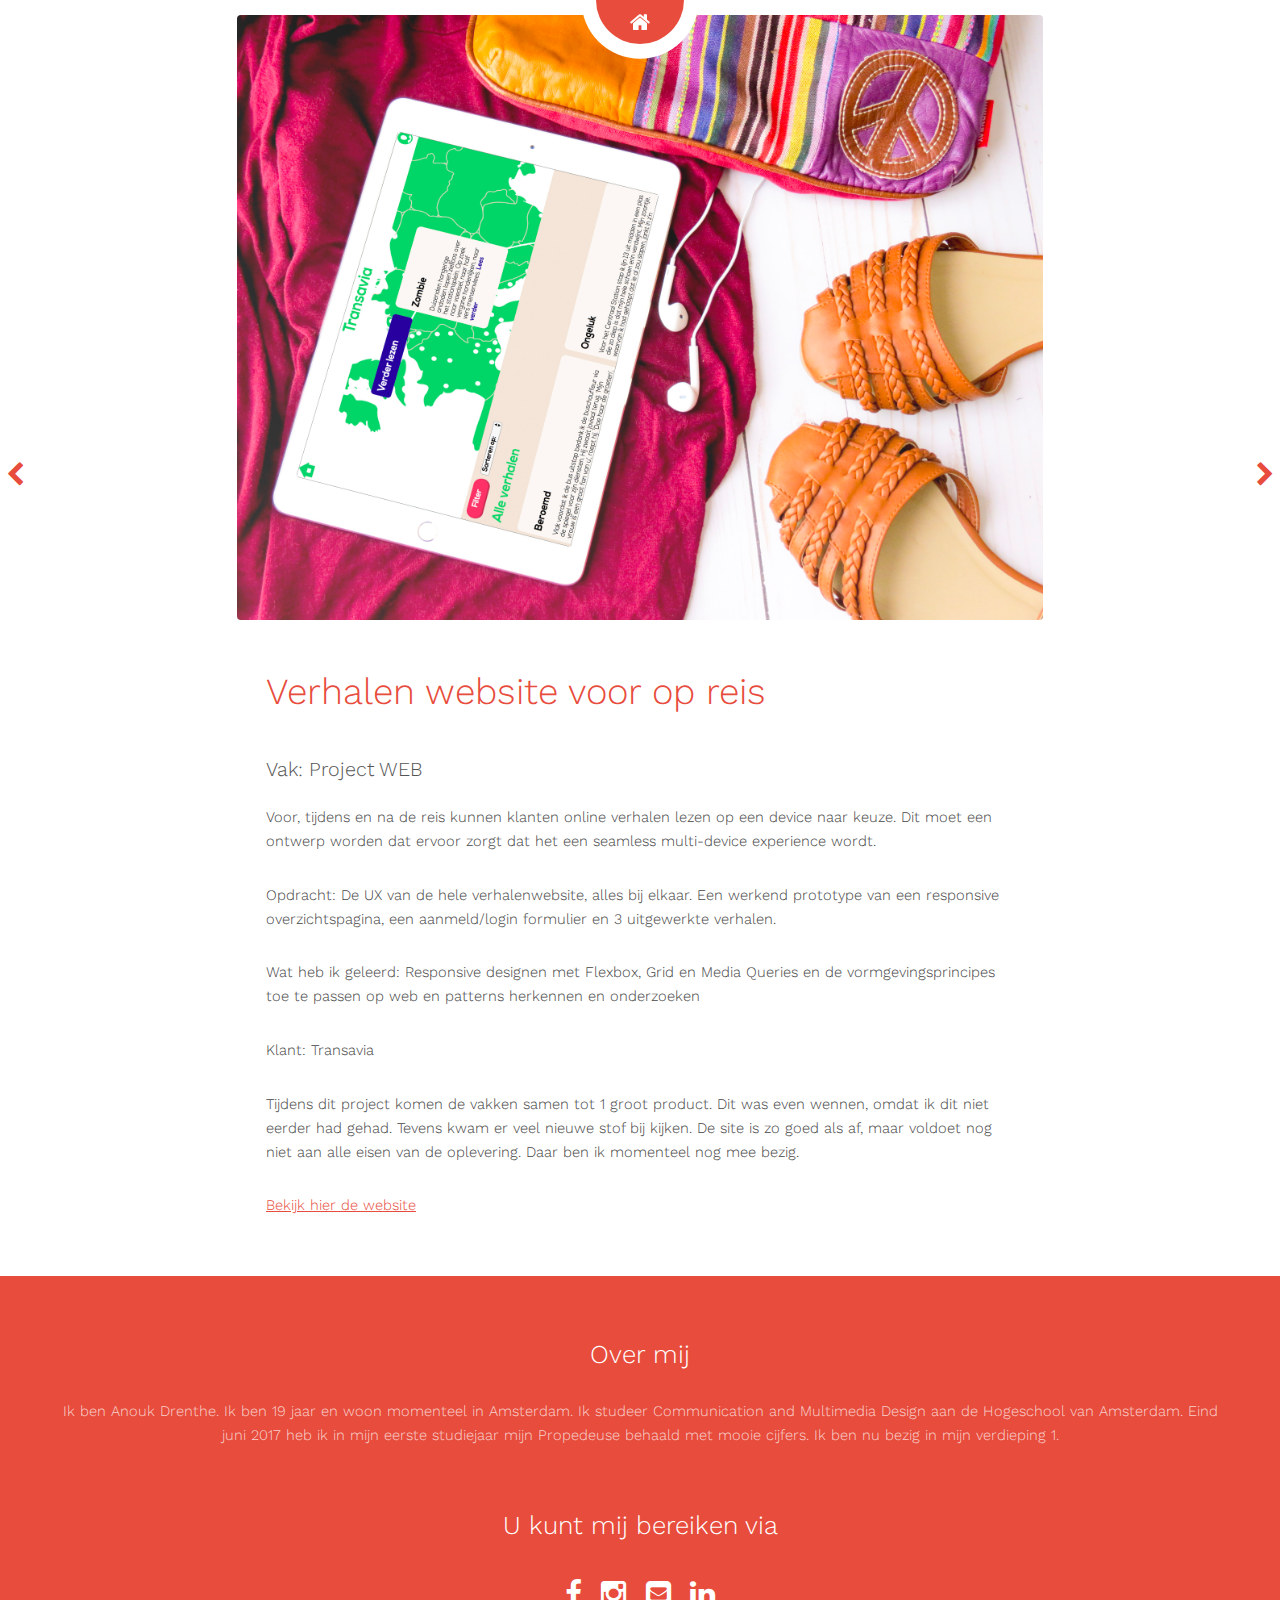
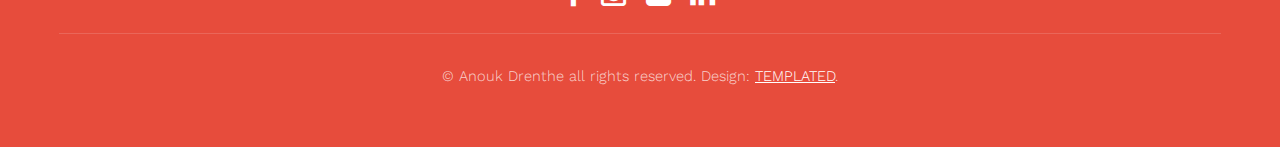
<file: detail1.html>
<!DOCTYPE HTML>

<html>

<head>
    <title>Portfolio Anouk</title>
    <meta charset="utf-8" />
    <meta name="viewport" content="width=device-width, initial-scale=1" />
    <link rel="stylesheet" href="assets/css/detailmain.css" />
</head>

<body>

    <!-- Header -->
    <header id="header" class="hide">
        <div class="inner">
            <div class="content">
                <h1>Portfolio</h1>
                <h2>Anouk Drenthe</h2>
                <a href="index.html" class="button big alt"><span>Laat zien</span></a>
            </div>
            <a href="index.html" class="button hidden"><span>Laat zien</span></a>
        </div>
    </header>

    <!-- Main -->
    <div id="preview">
        <div class="inner">
            <div class="image fit">
                <img src="images/WEB-mockup.jpg" alt="" />
            </div>
            <div class="content">
                <header>
                    <h2>Verhalen website voor op reis </h2>
                </header>
                <h3>Vak: Project WEB</h3>
                <p>Voor, tijdens en na de reis kunnen klanten online verhalen lezen op een device naar keuze. Dit moet een ontwerp worden dat ervoor zorgt dat het een seamless multi-device experience wordt.</p>
                <p>Opdracht: De UX van de hele verhalenwebsite, alles bij elkaar. Een werkend prototype van een responsive overzichtspagina, een aanmeld/login formulier en 3 uitgewerkte verhalen.
                </p>
                <p>Wat heb ik geleerd: Responsive designen met Flexbox, Grid en Media Queries en de vormgevingsprincipes toe te passen op web en patterns herkennen en onderzoeken</p>
                <p>Klant: Transavia</p>
                <p>Tijdens dit project komen de vakken samen tot 1 groot product. Dit was even wennen, omdat ik dit niet eerder had gehad. Tevens kwam er veel nieuwe stof bij kijken. De site is zo goed als af, maar voldoet nog niet aan alle eisen van de oplevering. Daar ben ik momenteel nog mee bezig.</p>
                <a href="https://oege.ie.hva.nl/~drentha003/Transavia%20Story/html/home.html">Bekijk hier de website</a>
            </div>
        </div>
        <a href="detail7.html" class="nav previous"><span class="fa fa-chevron-left"></span></a>
        <a href="detail3.html" class="nav next"><span class="fa fa-chevron-right"></span></a>
    </div>

    <!-- Footer -->
    <footer id="footer">
        <a href="#" class="info fa fa-info-circle"><span>About</span></a>
        <div class="inner">
            <div class="content">
                <h3>Over mij</h3>
                <p>Ik ben Anouk Drenthe. Ik ben 19 jaar en woon momenteel in Amsterdam. Ik studeer Communication and Multimedia Design aan de Hogeschool van Amsterdam. Eind juni 2017 heb ik in mijn eerste studiejaar mijn Propedeuse behaald met mooie cijfers. Ik ben nu bezig in mijn verdieping 1.
                </p>
            </div>
            <div class="copyright">
                <h3>U kunt mij bereiken via</h3>
                <ul class="icons">
                    <li><a href="https://www.facebook.com/anouk.drenthe" class="icon fa-facebook"><span class="label">Facebook</span></a></li>
                    <li><a href="https://www.instagram.com/anoukdrenthe/" class="icon fa-instagram"><span class="label">Instagram</span></a></li>
                    <li><a href="mailto:adrenthe13@gmail.com" class="icon fa-envelope-square"><span class="label">Mail</span></a></li>
                    <li><a href="https://www.linkedin.com/in/anouk-drenthe-2b735714b/" class="icon fa-linkedin"><span class="label">LinkedIn</span></a></li>
                </ul>
                &copy; Anouk Drenthe all rights reserved. Design: <a href="https://templated.co">TEMPLATED</a>.
            </div>
        </div>
    </footer>

    <!-- Scripts -->
    <script src="assets/js/jquery.min.js"></script>
    <script src="assets/js/skel.min.js"></script>
    <!--<script src="assets/js/util.js"></script>-->
    <script src="assets/js/main.js"></script>

</body>

</html>
</file>
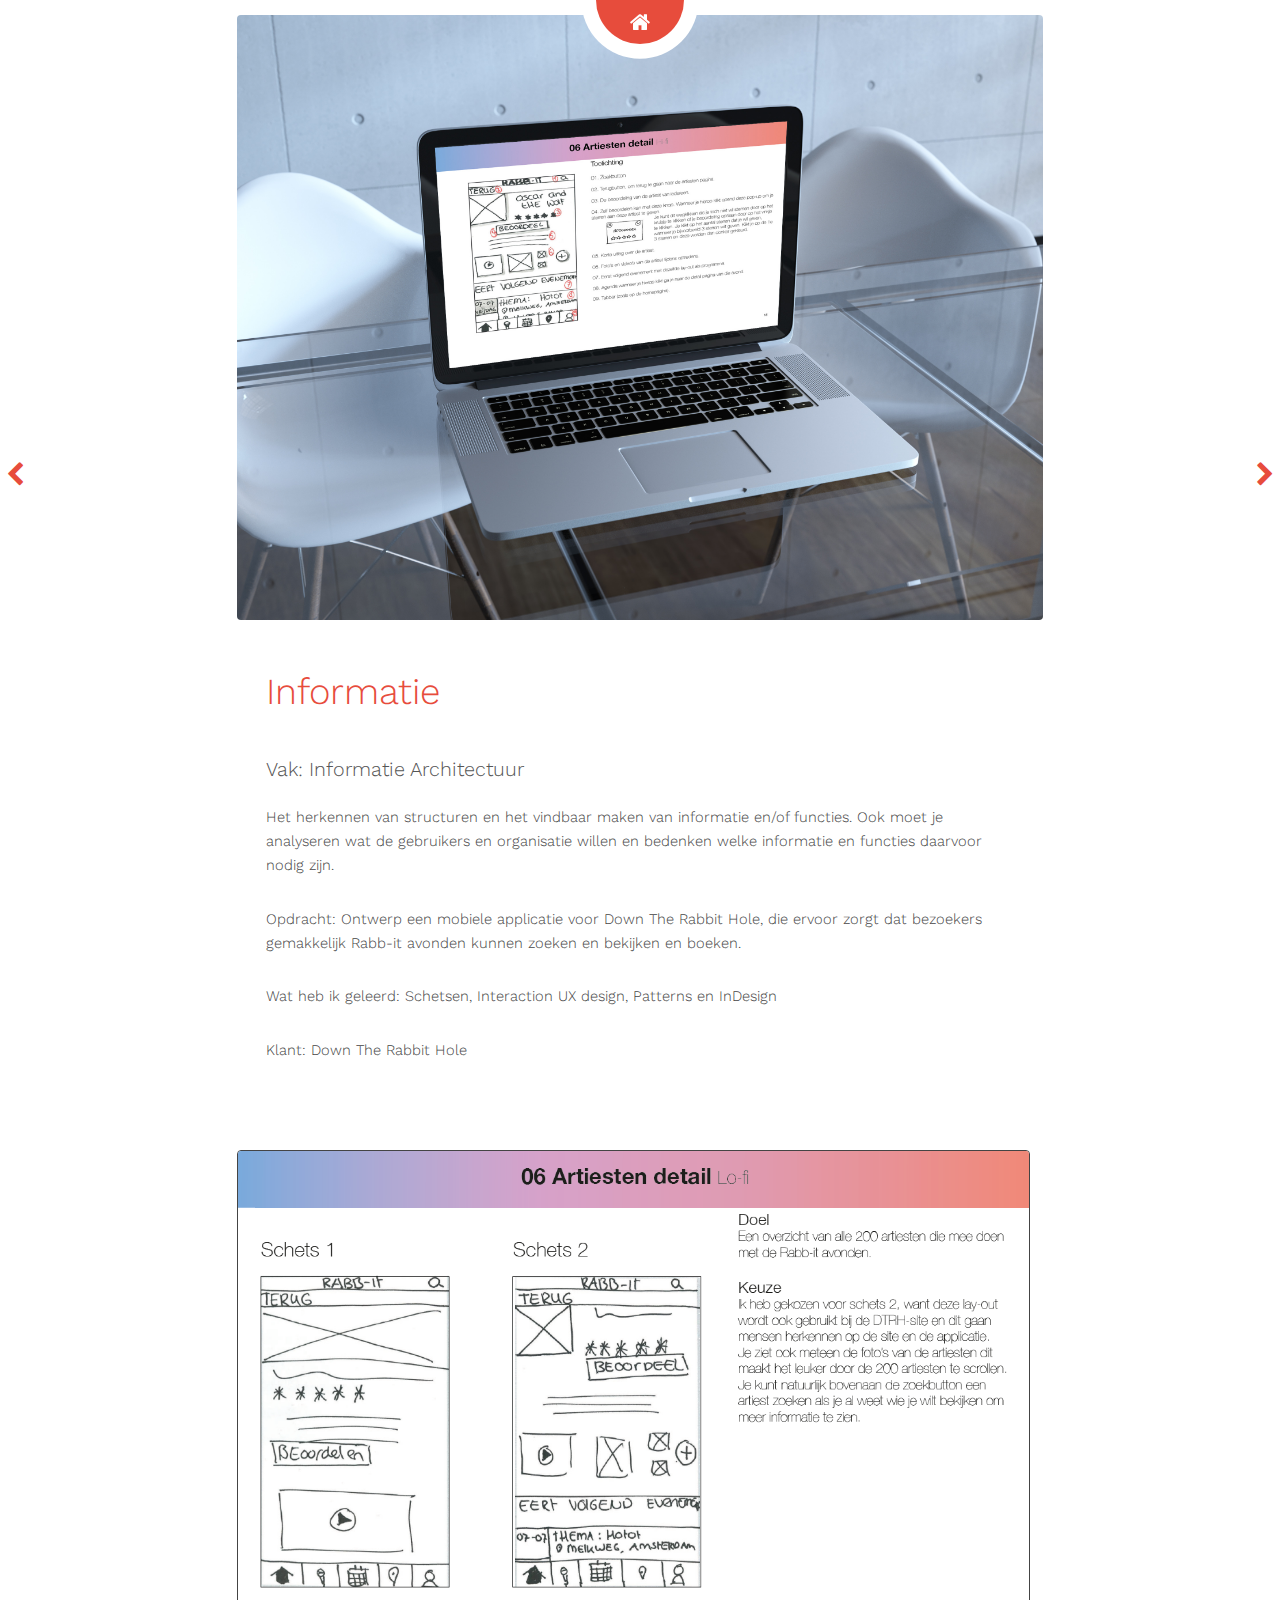
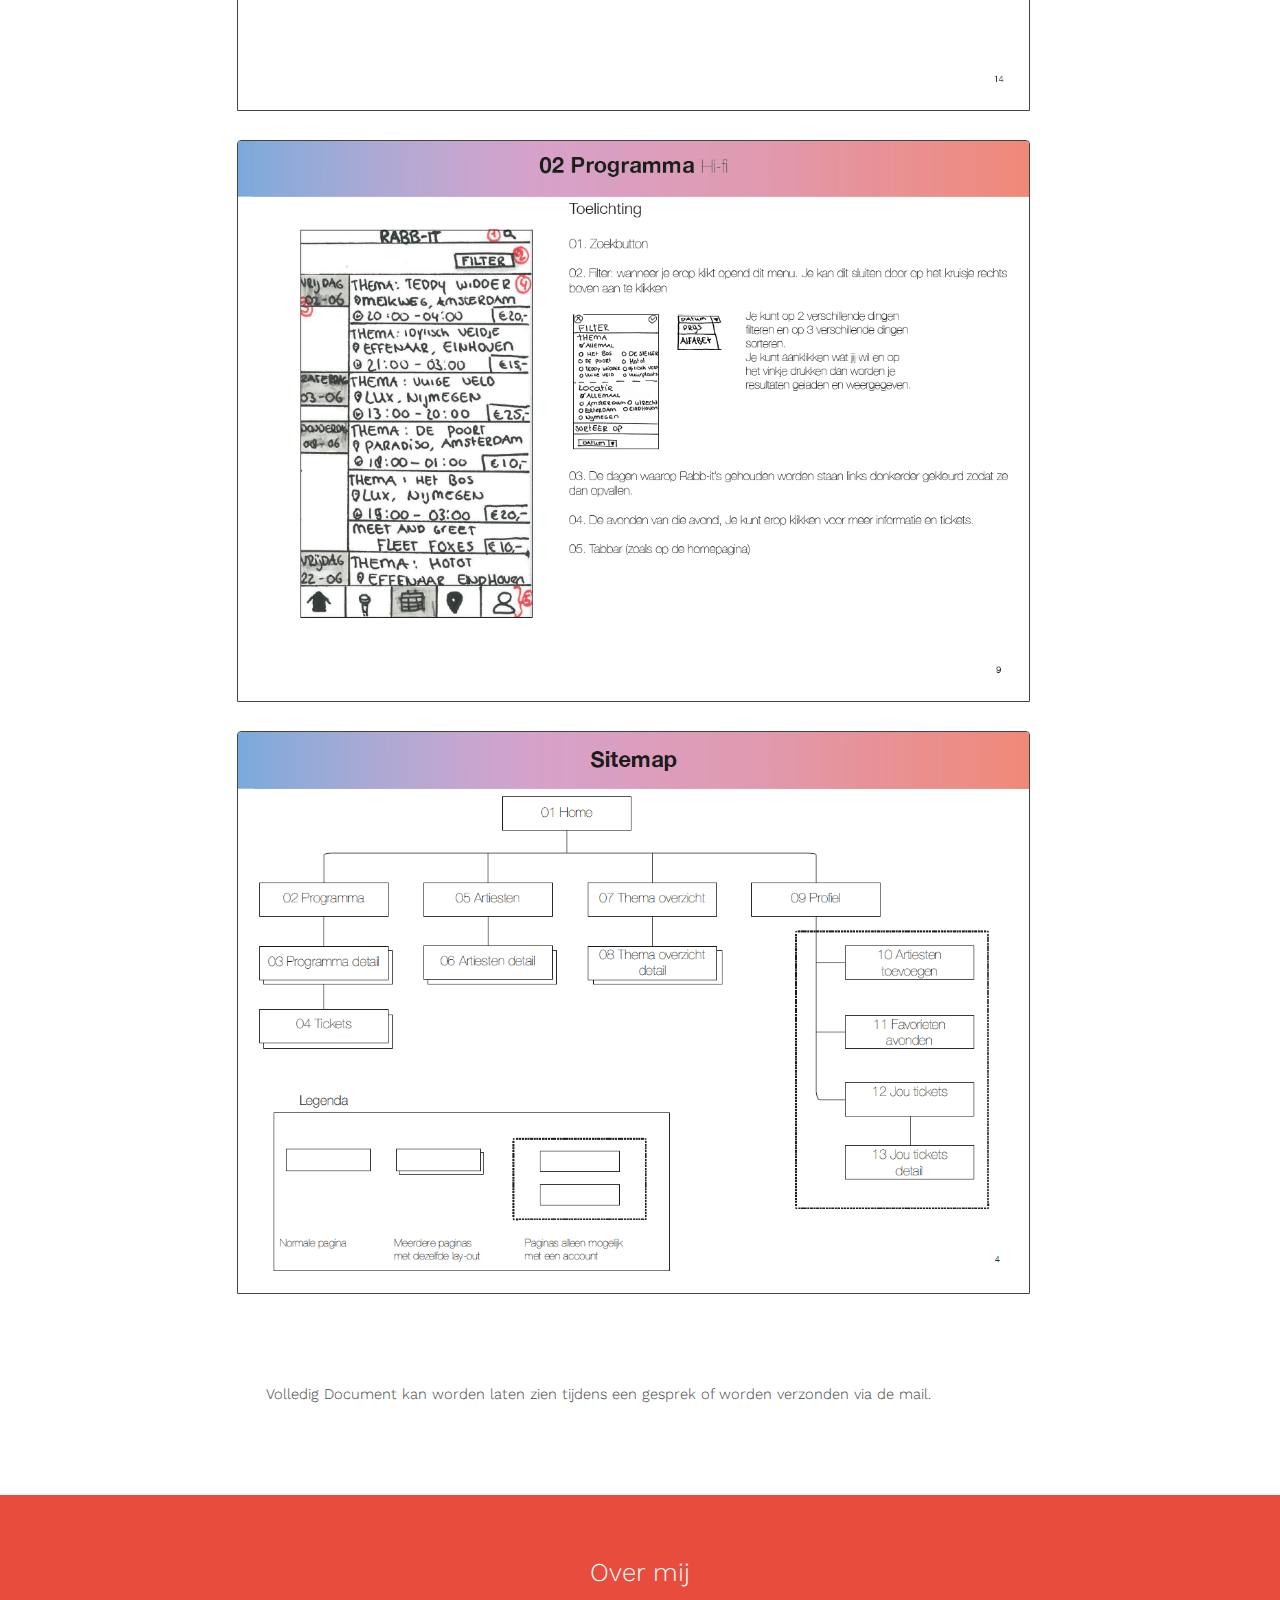
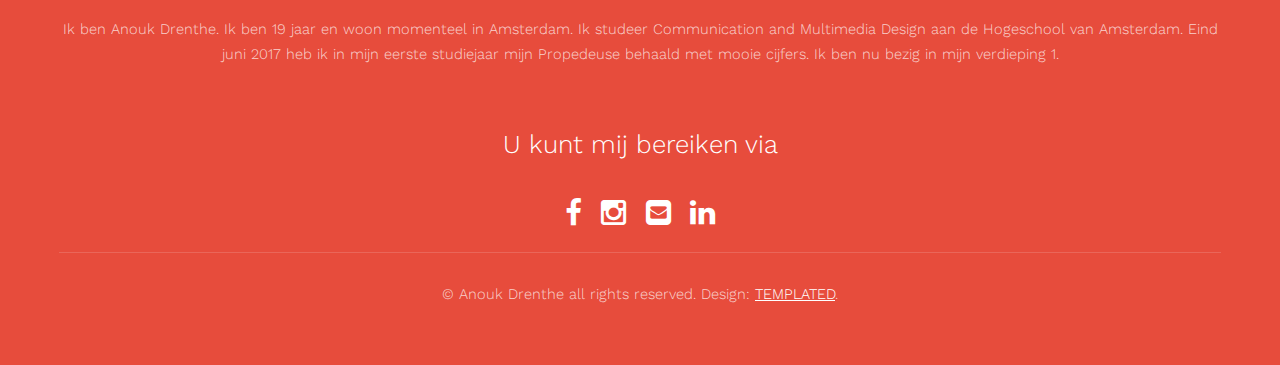
<file: detail2.html>
<!DOCTYPE HTML>
<html>

<head>
    <title>Portfolio Anouk Drenthe</title>
    <meta charset="utf-8" />
    <meta name="viewport" content="width=device-width, initial-scale=1" />
    <link rel="stylesheet" href="assets/css/detailmain.css" />
</head>

<body>

    <!-- Header -->
    <header id="header" class="hide">
        <div class="inner">
            <div class="content">
                <h1>Portfolio</h1>
                <h2>Anouk Drenthe</h2>
                <a href="index.html" class="button big alt"><span>Laat zien</span></a>
            </div>
            <a href="index.html" class="button hidden"><span>Laat zien</span></a>
        </div>
    </header>

    <!-- Main -->
    <div id="preview">
        <div class="inner">
            <div class="image fit">
                <img src="images/IA-Mockup.jpg" alt="" />
            </div>
            <div class="content">
                <header>
                    <h2>Informatie</h2>
                </header>
                <h3>Vak: Informatie Architectuur</h3>
                <p>Het herkennen van structuren en het vindbaar maken van informatie en/of functies. Ook moet je analyseren wat de gebruikers en organisatie willen en bedenken welke informatie en functies daarvoor nodig zijn.</p>
                <p>Opdracht: Ontwerp een mobiele applicatie voor Down The Rabbit Hole, die ervoor zorgt dat bezoekers gemakkelijk Rabb-it avonden kunnen zoeken en bekijken en boeken. </p>
                <p>Wat heb ik geleerd: Schetsen, Interaction UX design, Patterns en InDesign </p>
                <p>Klant: Down The Rabbit Hole</p>
                <section class="Detail">
                    <div>
                        <img class="Detail" src="images/ArtHi.png" alt="">
                    </div>
                    <div>
                        <img class="Detail" src="images/ProgramHi.png" alt="">
                    </div>
                       <div>
                        <img class="Detail" src="images/Sitemap.png" alt="">
                    </div>

                </section>

                <p>Volledig Document kan worden laten zien tijdens een gesprek of worden verzonden via de mail. </p>
            </div>
        </div>
        <a href="detail4.html" class="nav previous"><span class="fa fa-chevron-left"></span></a>
        <a href="detail5.html" class="nav next"><span class="fa fa-chevron-right"></span></a>
    </div>

    <!-- Footer -->
    <footer id="footer">
        <a href="#" class="info fa fa-info-circle"><span>About</span></a>
        <div class="inner">
            <div class="content">
                <h3>Over mij</h3>
                <p>Ik ben Anouk Drenthe. Ik ben 19 jaar en woon momenteel in Amsterdam. Ik studeer Communication and Multimedia Design aan de Hogeschool van Amsterdam. Eind juni 2017 heb ik in mijn eerste studiejaar mijn Propedeuse behaald met mooie cijfers. Ik ben nu bezig in mijn verdieping 1.
                </p>
            </div>
            <div class="copyright">
                <h3>U kunt mij bereiken via</h3>
                <ul class="icons">
                    <li><a href="https://www.facebook.com/anouk.drenthe" class="icon fa-facebook"><span class="label">Facebook</span></a></li>
                    <li><a href="https://www.instagram.com/anoukdrenthe/" class="icon fa-instagram"><span class="label">Instagram</span></a></li>
                    <li><a href="mailto:adrenthe13@gmail.com" class="icon fa-envelope-square"><span class="label">Mail</span></a></li>
                    <li><a href="https://www.linkedin.com/in/anouk-drenthe-2b735714b/" class="icon fa-linkedin"><span class="label">LinkedIn</span></a></li>
                </ul>
                &copy; Anouk Drenthe all rights reserved. Design: <a href="https://templated.co">TEMPLATED</a>.
            </div>
        </div>
    </footer>

    <!-- Scripts -->
    <script src="assets/js/jquery.min.js"></script>
    <script src="assets/js/skel.min.js"></script>
    <!--<script src="assets/js/util.js"></script>-->
    <script src="assets/js/main.js"></script>

</body>

</html>
</file>
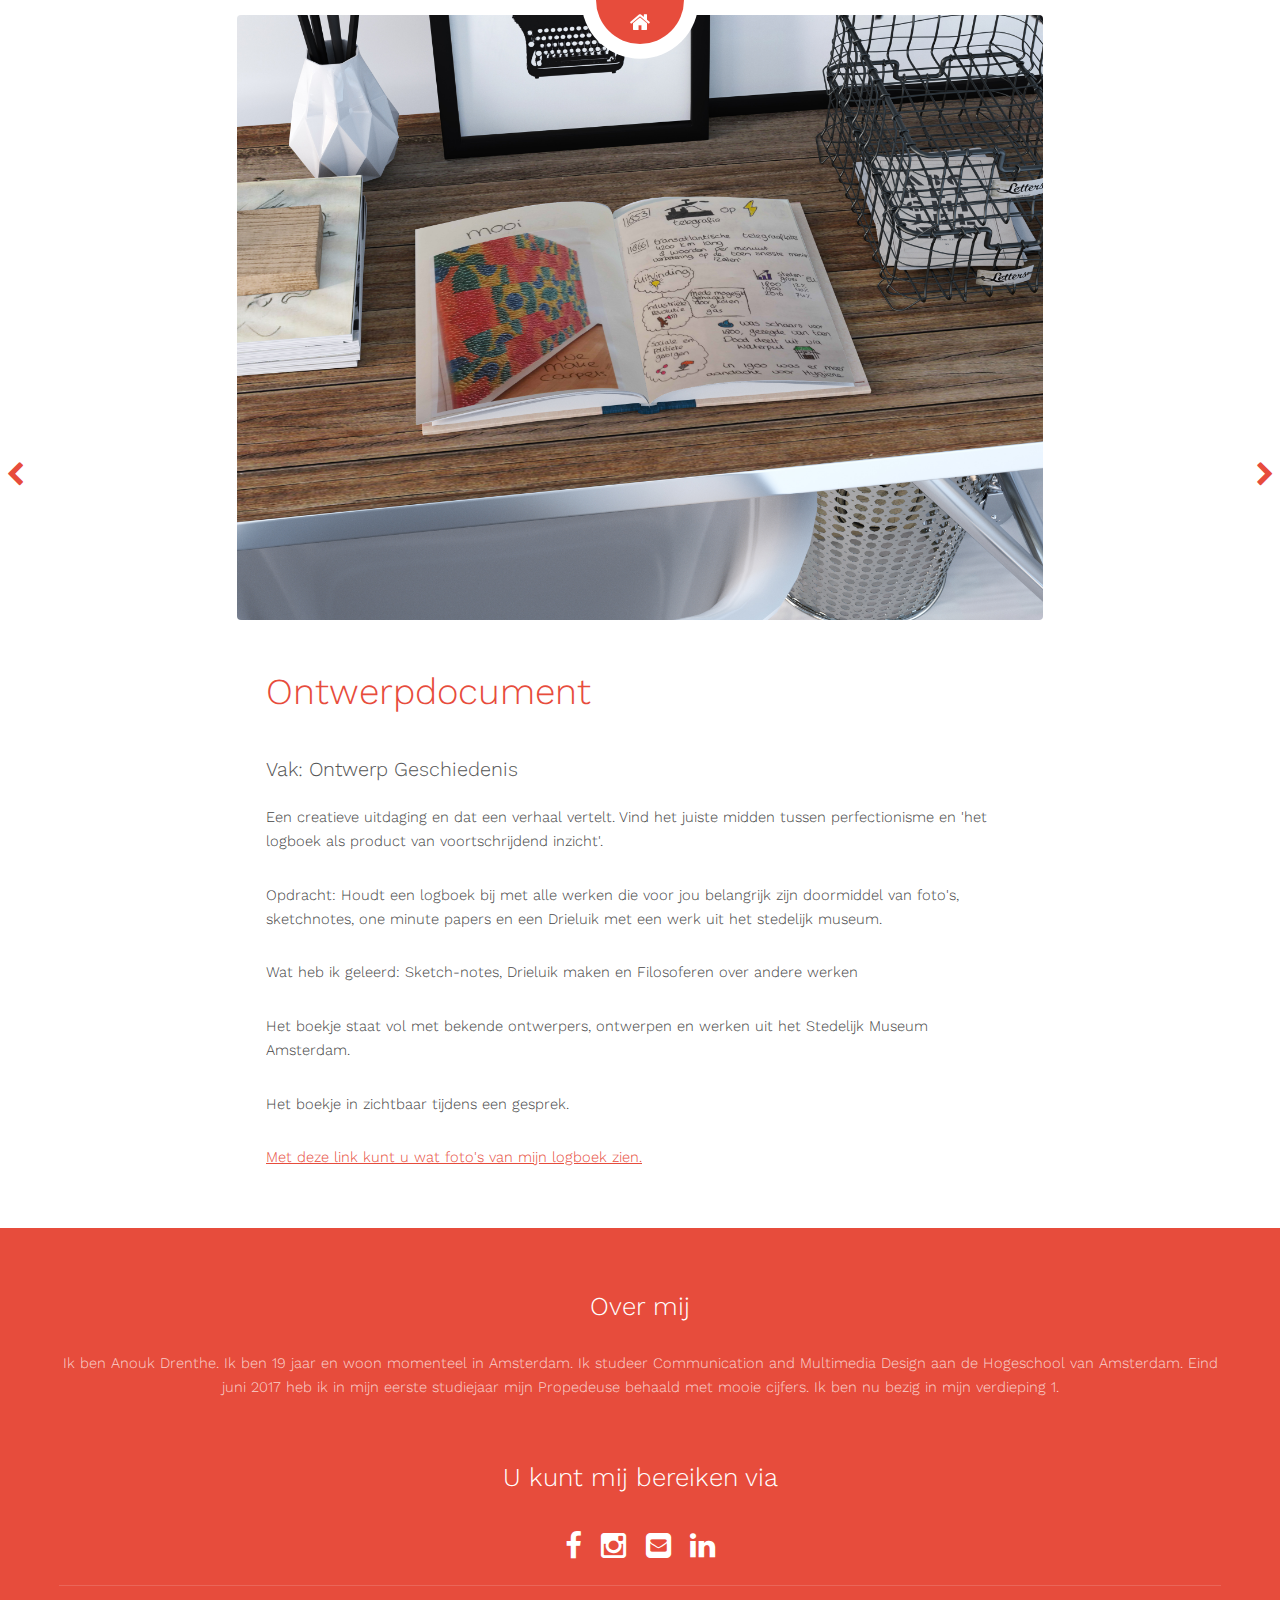
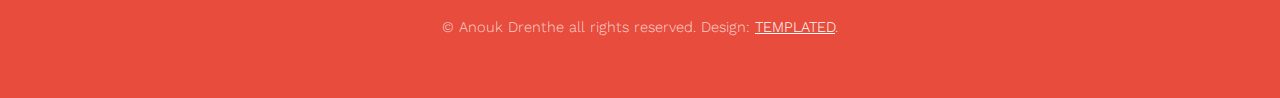
<file: detail4.html>
<!DOCTYPE HTML>

<html>

<head>
    <title>Portfolio Anouk</title>
    <meta charset="utf-8" />
    <meta name="viewport" content="width=device-width, initial-scale=1" />
    <link rel="stylesheet" href="assets/css/detailmain.css" />
</head>

<body>

    <!-- Header -->
    <header id="header" class="hide">
        <div class="inner">
            <div class="content">
                <h1>Portfolio</h1>
                <h2>Anouk Drenthe</h2>
                <a href="index.html" class="button big alt"><span>Laat zien</span></a>
            </div>
            <a href="index.html" class="button hidden"><span>Laat zien</span></a>
        </div>
    </header>

    <!-- Main -->
    <div id="preview">
        <div class="inner">
            <div class="image fit">
                <img src="images/OG-mockup.jpg" alt="" />
            </div>
            <div class="content">
                <header>
                    <h2>Ontwerpdocument</h2>
                </header>
                <h3>Vak: Ontwerp Geschiedenis</h3>
                <p>Een creatieve uitdaging en dat een verhaal vertelt. Vind het juiste midden tussen perfectionisme en 'het logboek als product van voortschrijdend inzicht'. </p>
                <p>Opdracht: Houdt een logboek bij met alle werken die voor jou belangrijk zijn doormiddel van foto's, sketchnotes, one minute papers en een Drieluik met een werk uit het stedelijk museum. </p>
                <p>Wat heb ik geleerd: Sketch-notes, Drieluik maken en Filosoferen over andere werken</p>
                <p>Het boekje staat vol met bekende ontwerpers, ontwerpen en werken uit het Stedelijk Museum Amsterdam.</p>
                <p>Het boekje in zichtbaar tijdens een gesprek.</p>
                <a href="https://nl.pinterest.com/anoukaleida/ontwerp-geschiedenis/">Met deze link kunt u wat foto's van mijn logboek zien.</a>
            </div>
        </div>
        <a href="detail3.html" class="nav previous"><span class="fa fa-chevron-left"></span></a>
        <a href="detail2.html" class="nav next"><span class="fa fa-chevron-right"></span></a>
    </div>

    <!-- Footer -->
    <footer id="footer">
        <a href="#" class="info fa fa-info-circle"><span>About</span></a>
        <div class="inner">
            <div class="content">
                <h3>Over mij</h3>
                <p>Ik ben Anouk Drenthe. Ik ben 19 jaar en woon momenteel in Amsterdam. Ik studeer Communication and Multimedia Design aan de Hogeschool van Amsterdam. Eind juni 2017 heb ik in mijn eerste studiejaar mijn Propedeuse behaald met mooie cijfers. Ik ben nu bezig in mijn verdieping 1.
                </p>
            </div>
            <div class="copyright">
                <h3>U kunt mij bereiken via</h3>
                <ul class="icons">
                    <li><a href="https://www.facebook.com/anouk.drenthe" class="icon fa-facebook"><span class="label">Facebook</span></a></li>
                    <li><a href="https://www.instagram.com/anoukdrenthe/" class="icon fa-instagram"><span class="label">Instagram</span></a></li>
                    <li><a href="mailto:adrenthe13@gmail.com" class="icon fa-envelope-square"><span class="label">Mail</span></a></li>
                    <li><a href="https://www.linkedin.com/in/anouk-drenthe-2b735714b/" class="icon fa-linkedin"><span class="label">LinkedIn</span></a></li>
                </ul>
                &copy; Anouk Drenthe all rights reserved. Design: <a href="https://templated.co">TEMPLATED</a>.
            </div>
        </div>
    </footer>

    <!-- Scripts -->
    <script src="assets/js/jquery.min.js"></script>
    <script src="assets/js/skel.min.js"></script>
    <!--<script src="assets/js/util.js"></script>-->
    <script src="assets/js/main.js"></script>

</body>

</html>
</file>
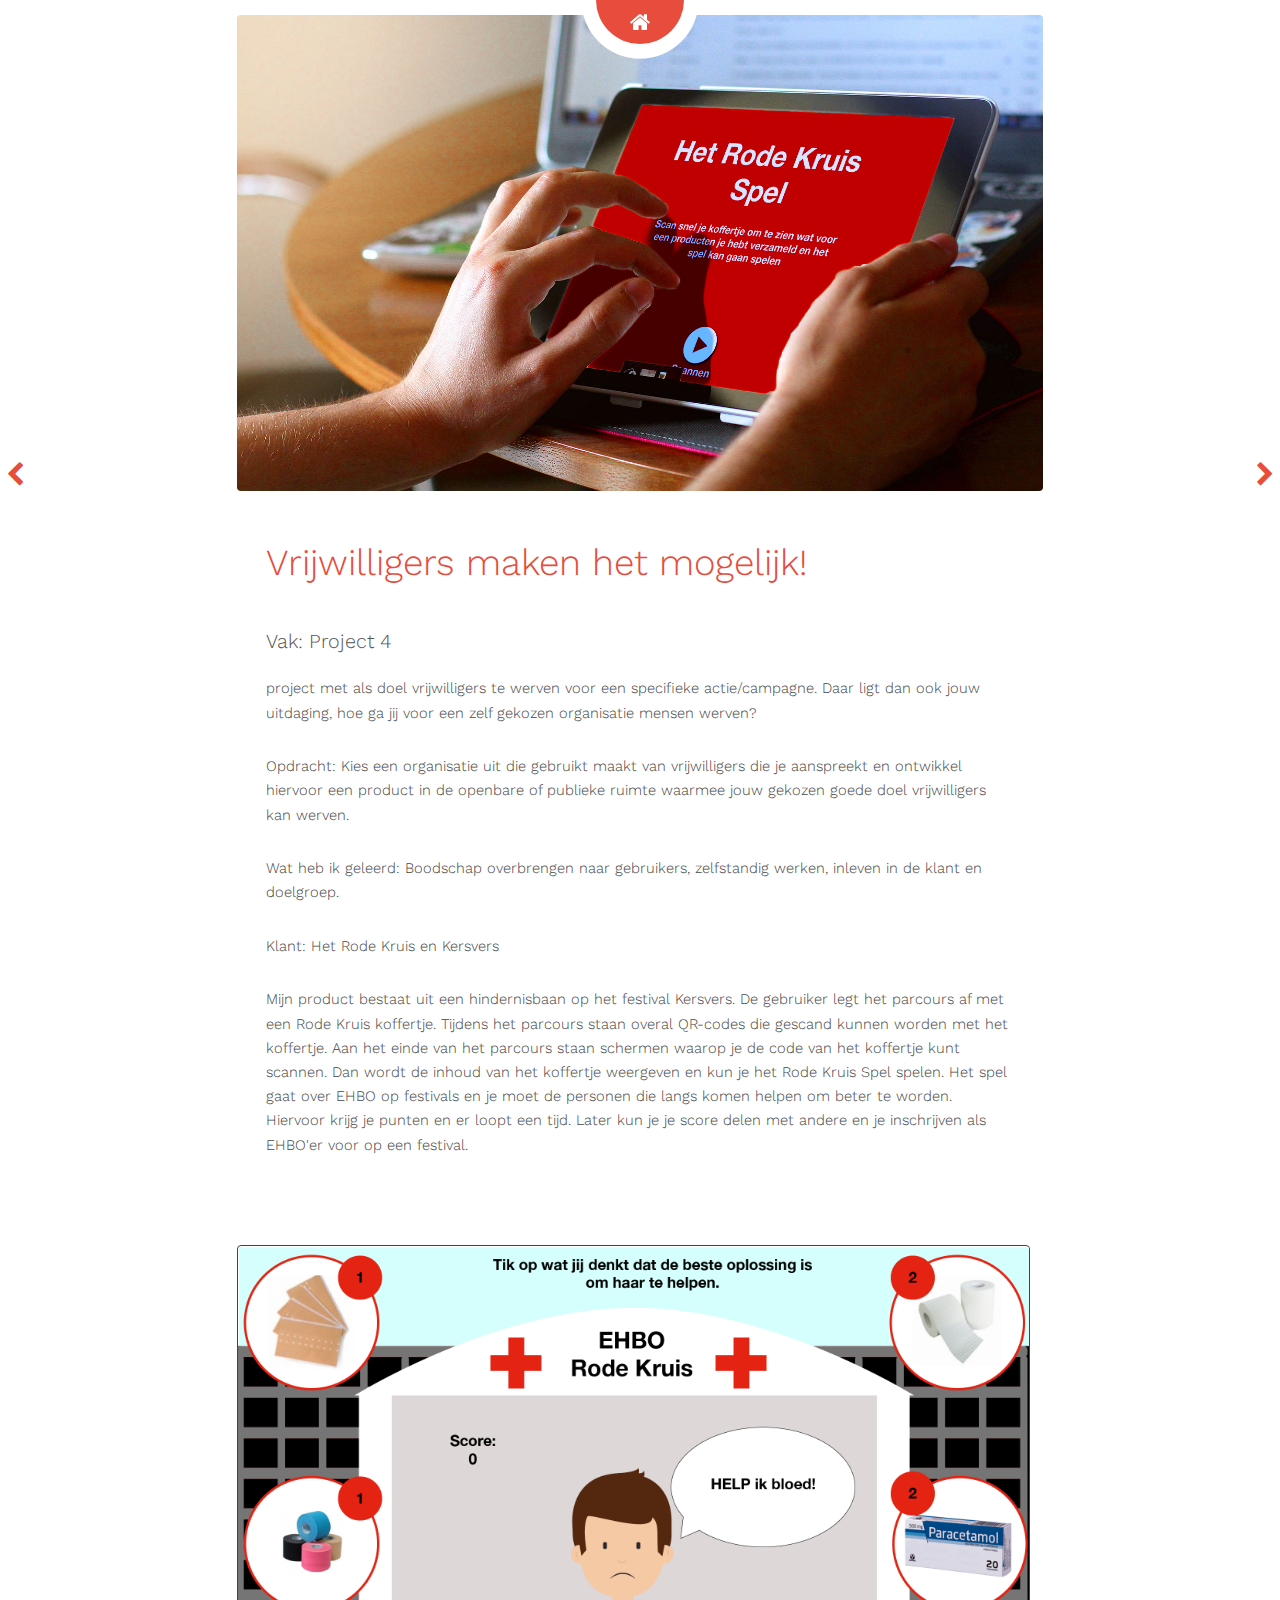
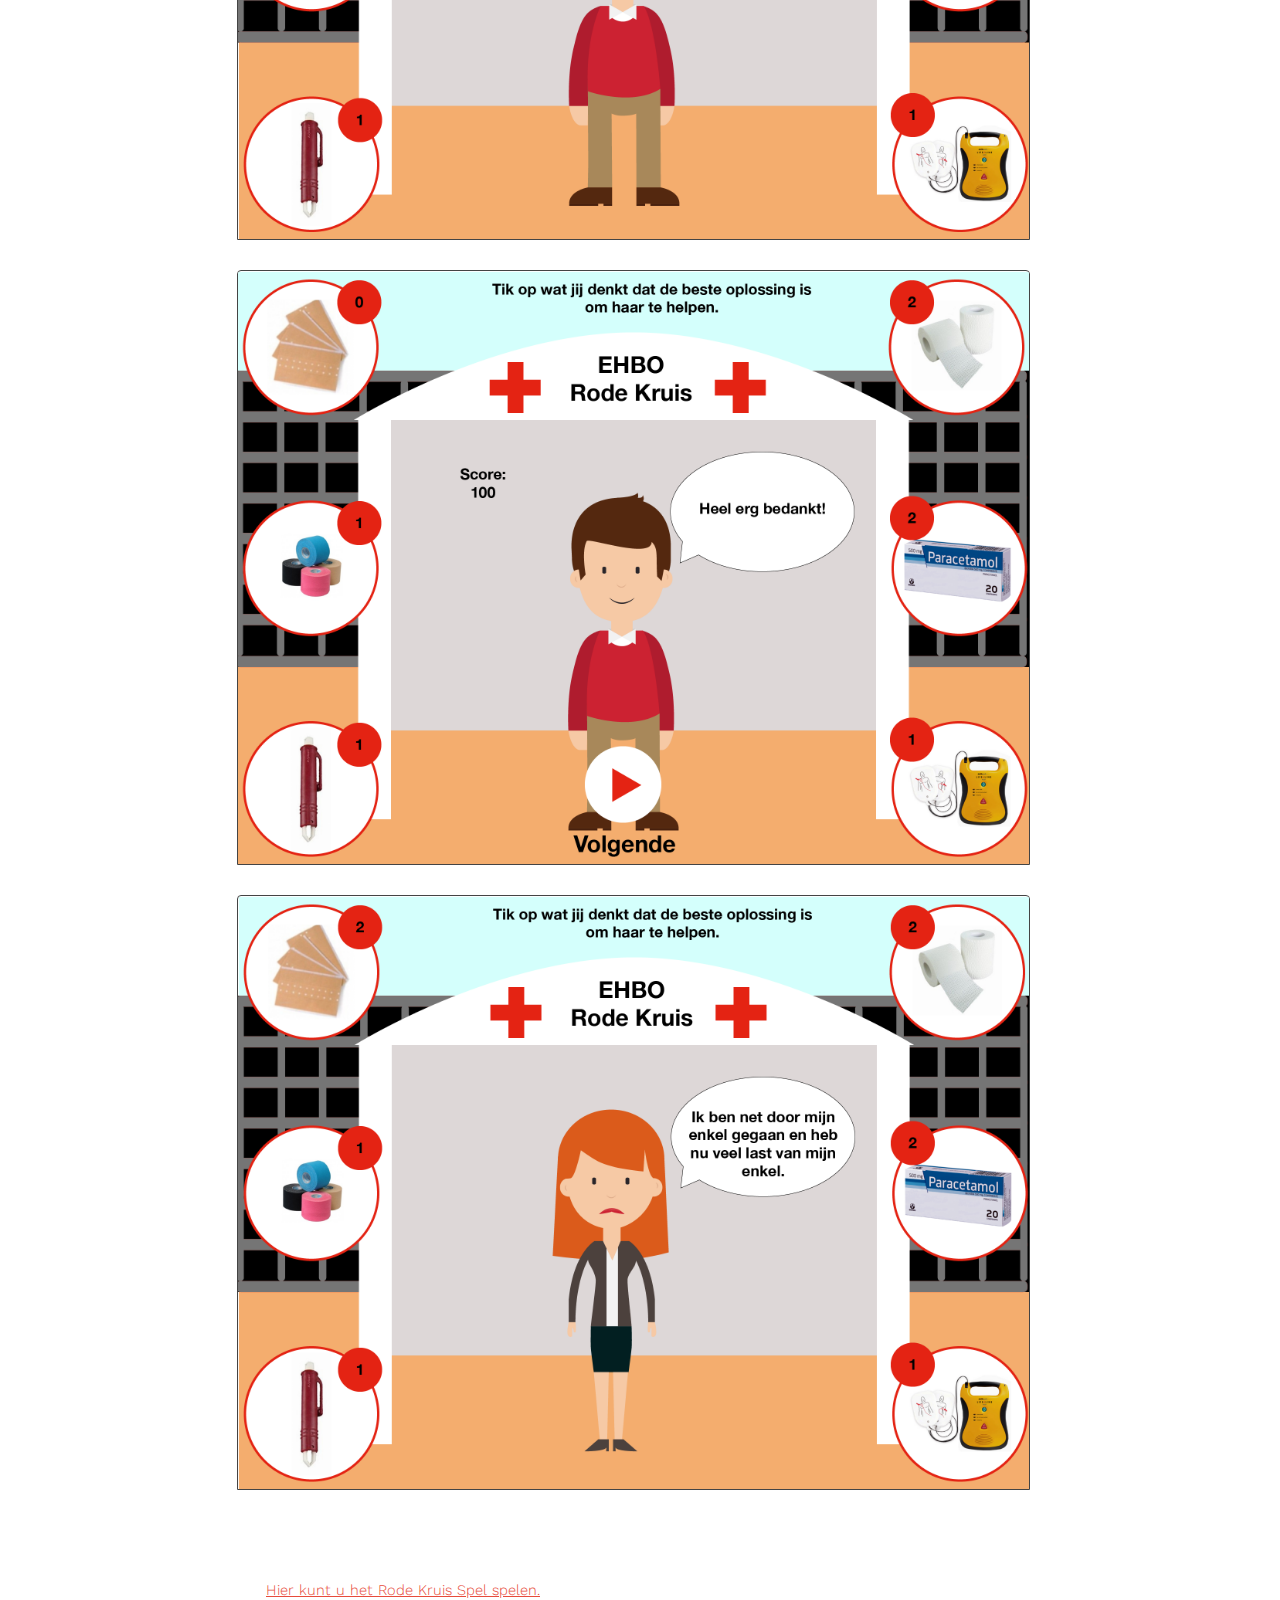
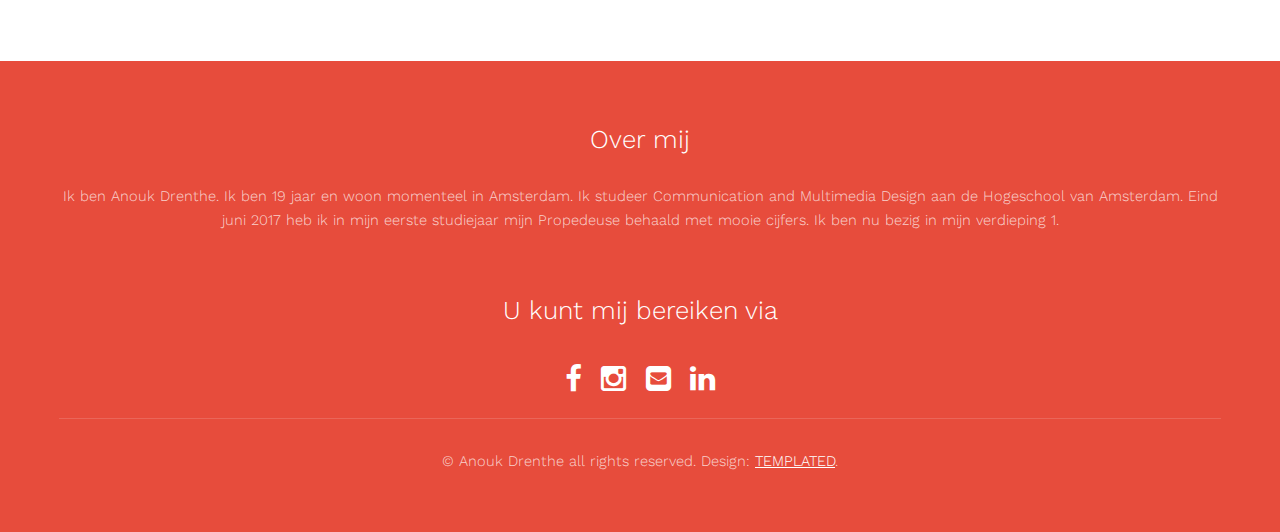
<file: detail5.html>
<!DOCTYPE HTML>

<html>

<head>
    <title>Portfolio Anouk</title>
    <meta charset="utf-8" />
    <meta name="viewport" content="width=device-width, initial-scale=1" />
    <link rel="stylesheet" href="assets/css/detailmain.css" />
</head>

<body>

    <!-- Header -->
    <header id="header" class="hide">
        <div class="inner">
            <div class="content">
                <h1>Portfolio</h1>
                <h2>Anouk Drenthe</h2>
                <a href="index.html" class="button big alt"><span>Laat zien</span></a>
            </div>
            <a href="index.html" class="button hidden"><span>Laat zien</span></a>
        </div>
    </header>

    <!-- Main -->
    <div id="preview">
        <div class="inner">
            <div class="image fit">
                <img src="images/Pr4-mockup.jpg" alt="" />
            </div>
            <div class="content">
                <header>
                    <h2>Vrijwilligers maken het mogelijk!</h2>
                </header>
                <h3>Vak: Project 4</h3>
                <p> project met als doel vrijwilligers te werven voor een specifieke actie/campagne. Daar ligt dan ook jouw uitdaging, hoe ga jij voor een zelf gekozen organisatie mensen werven?</p>
                <p>Opdracht: Kies een organisatie uit die gebruikt maakt van vrijwilligers die je aanspreekt en ontwikkel hiervoor een product in de openbare of publieke ruimte waarmee jouw gekozen goede doel vrijwilligers kan werven. </p>
                <p>Wat heb ik geleerd: Boodschap overbrengen naar gebruikers, zelfstandig werken, inleven in de klant en doelgroep.</p>
                <p>Klant: Het Rode Kruis en Kersvers</p>
                <p>Mijn product bestaat uit een hindernisbaan op het festival Kersvers. De gebruiker legt het parcours af met een Rode Kruis koffertje. Tijdens het parcours staan overal QR-codes die gescand kunnen worden met het koffertje. Aan het einde van het parcours staan schermen waarop je de code van het koffertje kunt scannen. Dan wordt de inhoud van het koffertje weergeven en kun je het Rode Kruis Spel spelen. Het spel gaat over EHBO op festivals en je moet de personen die langs komen helpen om beter te worden. Hiervoor krijg je punten en er loopt een tijd. Later kun je je score delen met andere en je inschrijven als EHBO'er voor op een festival.</p>
                <section class="Detail">
                    <div>
                        <img class="Detail" src="images/Tekengebied%2021.png" alt="">
                    </div>
                    <div>
                        <img class="Detail" src="images/Tekengebied%2022.png" alt="">
                    </div>
                    <div>
                        <img class="Detail" src="images/Tekengebied%209.png" alt="">
                    </div>

                </section>
                <a href="https://projects.invisionapp.com/share/5TC8E65UG#/screens/239738079">Hier kunt u het Rode Kruis Spel spelen.</a>
            </div>
        </div>
        <a href="detail2.html" class="nav previous"><span class="fa fa-chevron-left"></span></a>
        <a href="detail6.html" class="nav next"><span class="fa fa-chevron-right"></span></a>
    </div>

    <!-- Footer -->
    <footer id="footer">
        <a href="#" class="info fa fa-info-circle"><span>About</span></a>
        <div class="inner">
            <div class="content">
                <h3>Over mij</h3>
                <p>Ik ben Anouk Drenthe. Ik ben 19 jaar en woon momenteel in Amsterdam. Ik studeer Communication and Multimedia Design aan de Hogeschool van Amsterdam. Eind juni 2017 heb ik in mijn eerste studiejaar mijn Propedeuse behaald met mooie cijfers. Ik ben nu bezig in mijn verdieping 1.
                </p>
            </div>
            <div class="copyright">
                <h3>U kunt mij bereiken via</h3>
                <ul class="icons">
                    <li><a href="https://www.facebook.com/anouk.drenthe" class="icon fa-facebook"><span class="label">Facebook</span></a></li>
                    <li><a href="https://www.instagram.com/anoukdrenthe/" class="icon fa-instagram"><span class="label">Instagram</span></a></li>
                    <li><a href="mailto:adrenthe13@gmail.com" class="icon fa-envelope-square"><span class="label">Mail</span></a></li>
                    <li><a href="https://www.linkedin.com/in/anouk-drenthe-2b735714b/" class="icon fa-linkedin"><span class="label">LinkedIn</span></a></li>
                </ul>
                &copy; Anouk Drenthe all rights reserved. Design: <a href="https://templated.co">TEMPLATED</a>.
            </div>
        </div>
    </footer>

    <!-- Scripts -->
    <script src="assets/js/jquery.min.js"></script>
    <script src="assets/js/skel.min.js"></script>
    <!--<script src="assets/js/util.js"></script>-->
    <script src="assets/js/main.js"></script>

</body>

</html>
</file>
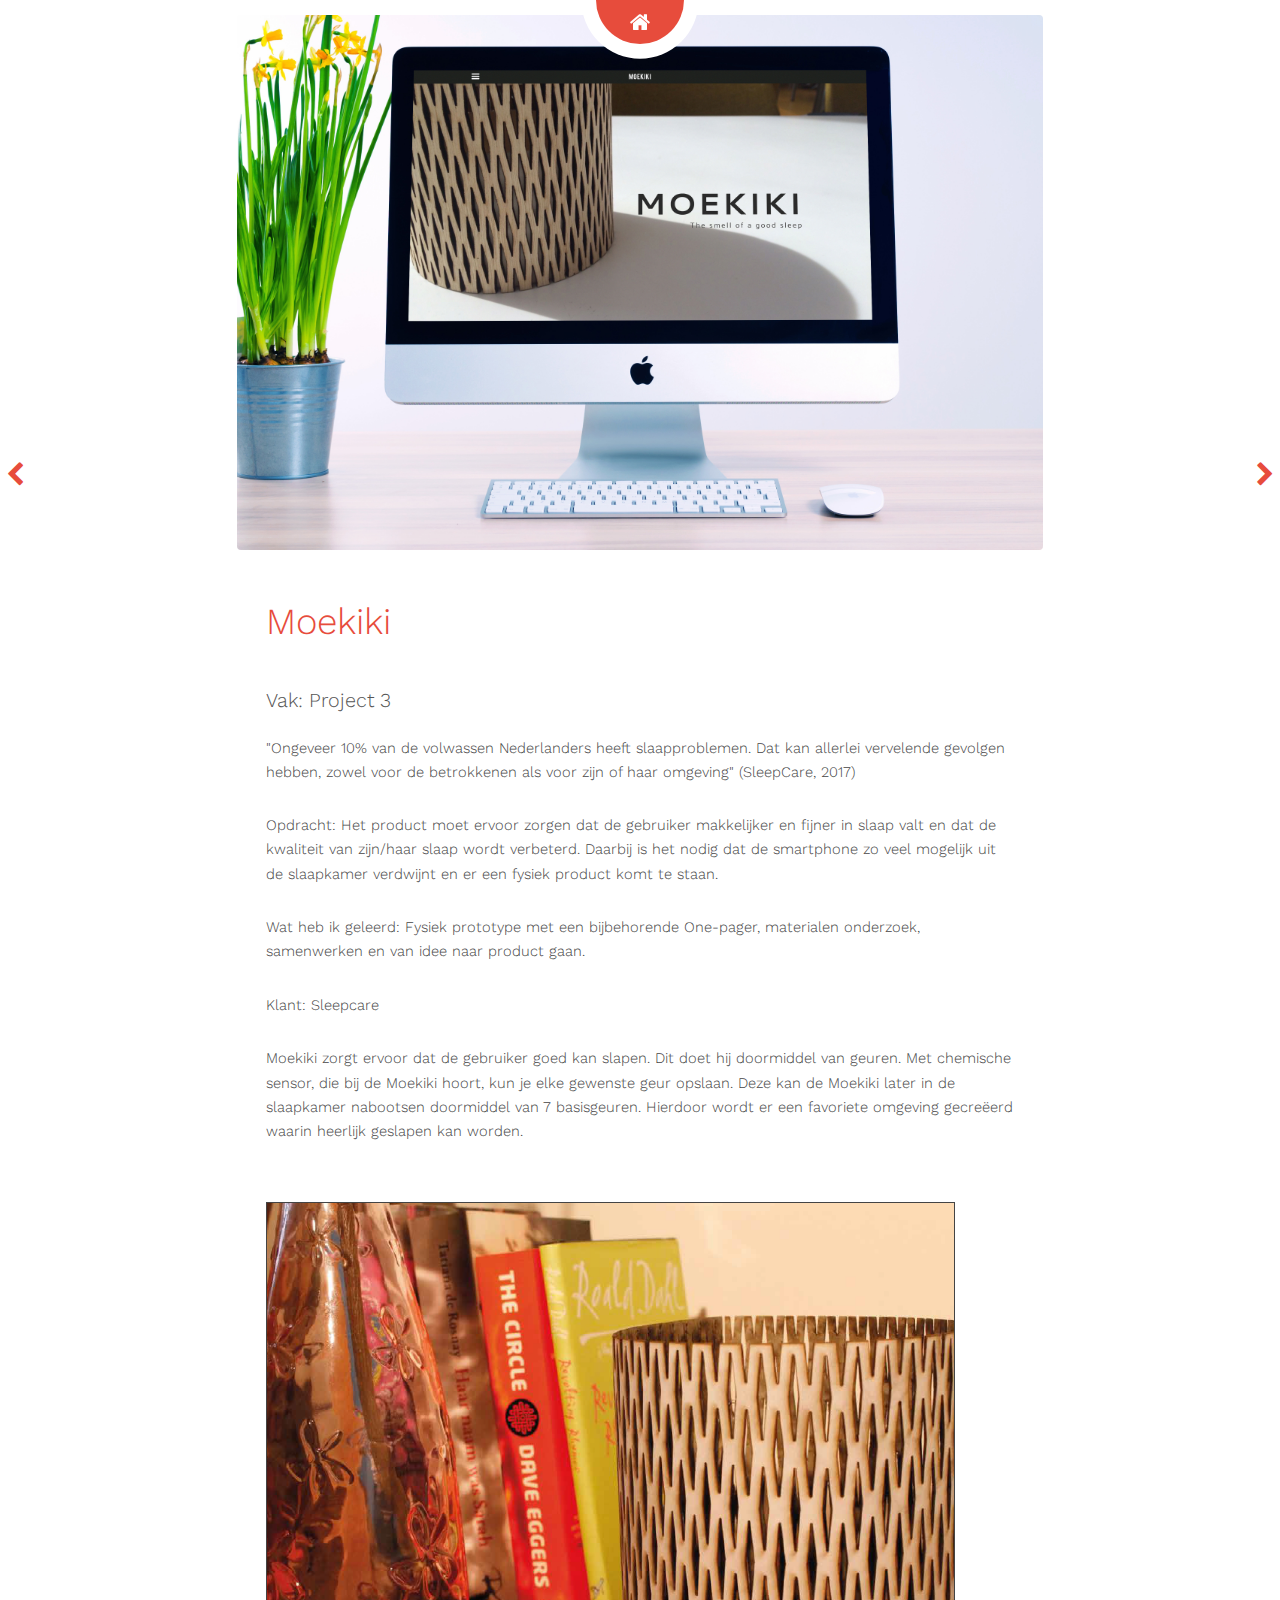
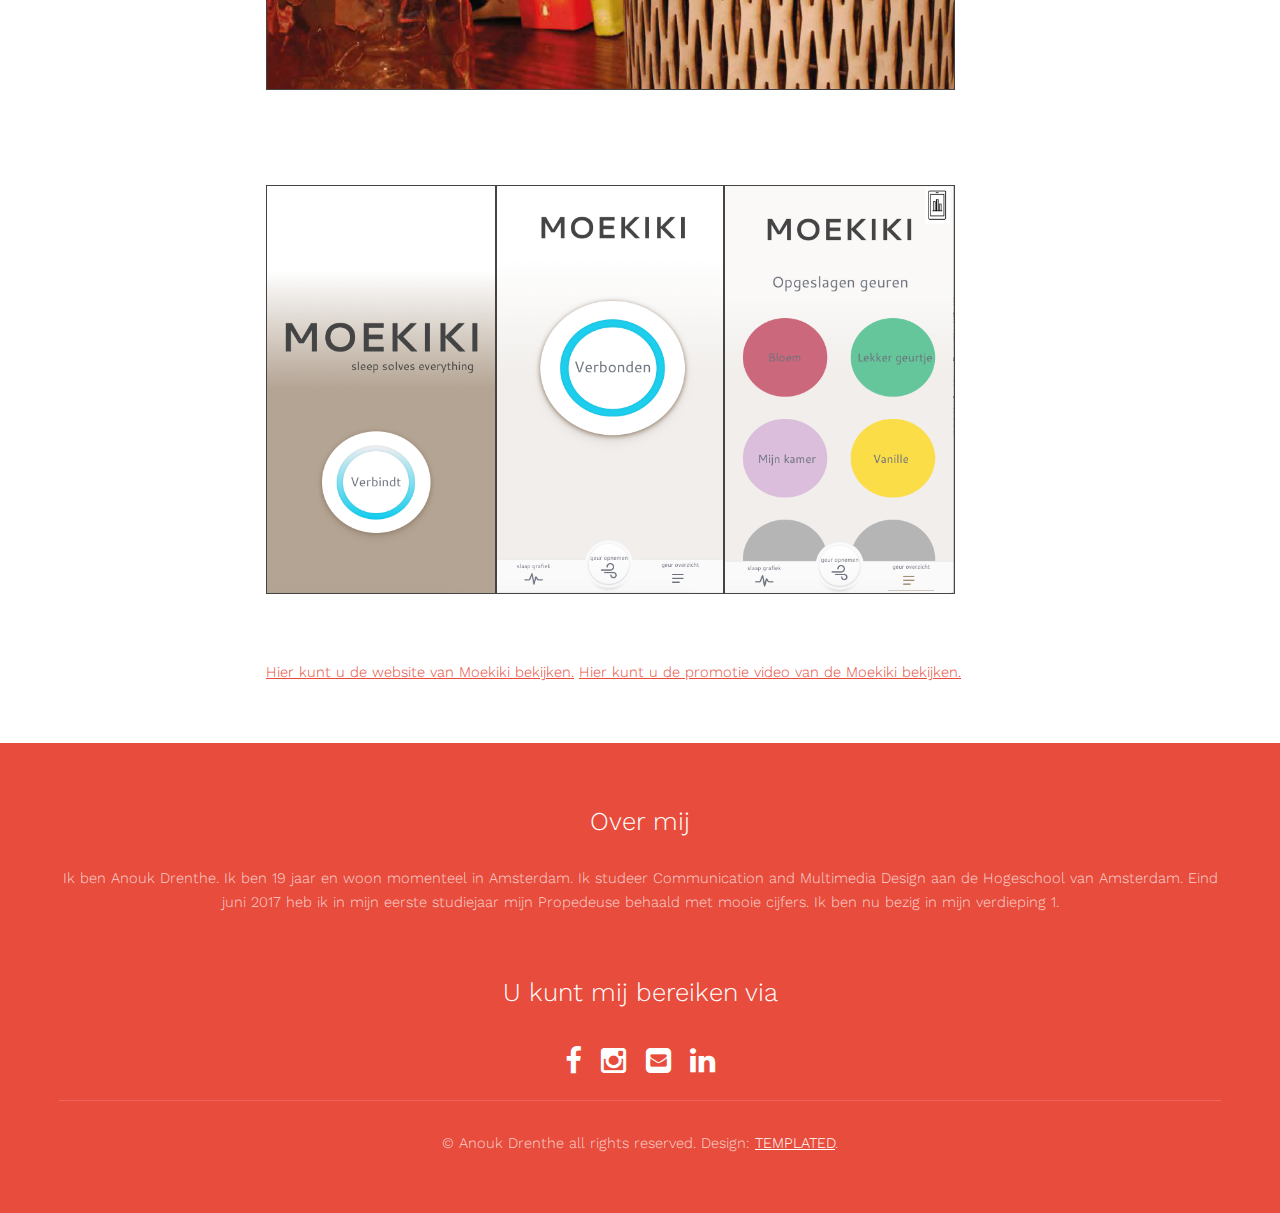
<file: detail7.html>
<!DOCTYPE HTML>

<html>

<head>
    <title>Portfolio Anouk</title>
    <meta charset="utf-8" />
    <meta name="viewport" content="width=device-width, initial-scale=1" />
    <link rel="stylesheet" href="assets/css/detailmain.css" />
</head>

<body>

    <!-- Header -->
    <header id="header" class="hide">
        <div class="inner">
            <div class="content">
                <h1>Portfolio</h1>
                <h2>Anouk Drenthe</h2>
                <a href="index.html" class="button big alt"><span>Laat zien</span></a>
            </div>
            <a href="index.html" class="button hidden"><span>Laat zien</span></a>
        </div>
    </header>

    <!-- Main -->
    <div id="preview">
        <div class="inner">
            <div class="image fit">
                <img src="images/p3-mockup.jpg" alt="" />
            </div>
            <div class="content">
                <header>
                    <h2>Moekiki</h2>
                </header>
                <h3>Vak: Project 3</h3>
                <p>"Ongeveer 10% van de volwassen Nederlanders heeft slaapproblemen. Dat kan allerlei vervelende gevolgen hebben, zowel voor de betrokkenen als voor zijn of haar omgeving" (SleepCare, 2017) </p>
                <p>Opdracht: Het product moet ervoor zorgen dat de gebruiker makkelijker en fijner in slaap valt en dat de kwaliteit van zijn/haar slaap wordt verbeterd. Daarbij is het nodig dat de smartphone zo veel mogelijk uit de slaapkamer verdwijnt en er een fysiek product komt te staan.</p>
                <p>Wat heb ik geleerd: Fysiek prototype met een bijbehorende One-pager, materialen onderzoek, samenwerken en van idee naar product gaan.</p>
                <p>Klant: Sleepcare</p>
                <p>Moekiki zorgt ervoor dat de gebruiker goed kan slapen. Dit doet hij doormiddel van geuren. Met chemische sensor, die bij de Moekiki hoort, kun je elke gewenste geur opslaan. Deze kan de Moekiki later in de slaapkamer nabootsen doormiddel van 7 basisgeuren. Hierdoor wordt er een favoriete omgeving gecreëerd waarin heerlijk geslapen kan worden.</p>
                <section class="Detail3">
                    <div>
                        <img src="images/MoeBoek.png" alt="">
                    </div>

                </section>
                <section class="Detail3">
                    <div>
                        <img src="images/HomeMoe.png" alt="">
                    </div>
                    <div>
                        <img src="images/MoeVer.png" alt="">
                    </div>
                    <div>
                        <img src="images/OpgeslagenGeur.png" alt="">
                    </div>
                </section>
                <a href="https://moekiki2.weebly.com/">Hier kunt u de website van Moekiki bekijken.</a>
                <a href="https://youtu.be/9sAMjKTcwMY">Hier kunt u de promotie video van de Moekiki bekijken.</a>
            </div>
        </div>
        <a href="detail6.html" class="nav previous"><span class="fa fa-chevron-left"></span></a>
        <a href="detail1.html" class="nav next"><span class="fa fa-chevron-right"></span></a>
    </div>

    <!-- Footer -->
    <footer id="footer">
        <a href="#" class="info fa fa-info-circle"><span>About</span></a>
        <div class="inner">
            <div class="content">
                <h3>Over mij</h3>
                <p>Ik ben Anouk Drenthe. Ik ben 19 jaar en woon momenteel in Amsterdam. Ik studeer Communication and Multimedia Design aan de Hogeschool van Amsterdam. Eind juni 2017 heb ik in mijn eerste studiejaar mijn Propedeuse behaald met mooie cijfers. Ik ben nu bezig in mijn verdieping 1.
                </p>
            </div>
            <div class="copyright">
                <h3>U kunt mij bereiken via</h3>
                <ul class="icons">
                    <li><a href="https://www.facebook.com/anouk.drenthe" class="icon fa-facebook"><span class="label">Facebook</span></a></li>
                    <li><a href="https://www.instagram.com/anoukdrenthe/" class="icon fa-instagram"><span class="label">Instagram</span></a></li>
                    <li><a href="mailto:adrenthe13@gmail.com" class="icon fa-envelope-square"><span class="label">Mail</span></a></li>
                    <li><a href="https://www.linkedin.com/in/anouk-drenthe-2b735714b/" class="icon fa-linkedin"><span class="label">LinkedIn</span></a></li>
                </ul>
                &copy; Anouk Drenthe all rights reserved. Design: <a href="https://templated.co">TEMPLATED</a>.
            </div>
        </div>
    </footer>

    <!-- Scripts -->
    <script src="assets/js/jquery.min.js"></script>
    <script src="assets/js/skel.min.js"></script>
    <!--<script src="assets/js/util.js"></script>-->
    <script src="assets/js/main.js"></script>

</body>

</html>
</file>
<file: assets/css/detailmain.css>
@import url(font-awesome.min.css);
@import url(https://fonts.googleapis.com/css?family=Pattaya|Work+Sans:400,200,300);

/*
    Radius by TEMPLATED
    templated.co @templatedco
    Released for free under the Creative Commons Attribution 3.0 license (templated.co/license)
*/


/* Reset */

html,
body,
div,
span,
applet,
object,
iframe,
h1,
h2,
h3,
h4,
h5,
h6,
p,
blockquote,
pre,
a,
abbr,
acronym,
address,
big,
cite,
code,
del,
dfn,
em,
img,
ins,
kbd,
q,
s,
samp,
small,
strike,
strong,
sub,
sup,
tt,
var,
b,
u,
i,
center,
dl,
dt,
dd,
ol,
ul,
li,
fieldset,
form,
label,
legend,
table,
caption,
tbody,
tfoot,
thead,
tr,
th,
td,
article,
aside,
canvas,
details,
embed,
figure,
figcaption,
footer,
header,
hgroup,
menu,
nav,
output,
ruby,
section,
summary,
time,
mark,
audio,
video {
    margin: 0;
    padding: 0;
    border: 0;
    font-size: 100%;
    font: inherit;
    vertical-align: baseline;
}

article,
aside,
details,
figcaption,
figure,
footer,
header,
hgroup,
menu,
nav,
section {
    display: block;
}

body {
    line-height: 1;
}

ol,
ul {
    list-style: none;
}

blockquote,
q {
    quotes: none;
}

blockquote:before,
blockquote:after,
q:before,
q:after {
    content: '';
    content: none;
}

table {
    border-collapse: collapse;
    border-spacing: 0;
}

body {
    -webkit-text-size-adjust: none;
}


/* Box Model */

*,
*:before,
*:after {
    -moz-box-sizing: border-box;
    -webkit-box-sizing: border-box;
    box-sizing: border-box;
}


/* Basic */

@-ms-viewport {
    width: device-width;
}

@media screen and (max-width: 480px) {
    html,
    body {
        min-width: 320px;
    }
}

body {
    background: #fff;
}

body.is-loading *,
body.is-loading *:before,
body.is-loading *:after {
    -moz-animation: none !important;
    -webkit-animation: none !important;
    -ms-animation: none !important;
    animation: none !important;
    -moz-transition: none !important;
    -webkit-transition: none !important;
    -ms-transition: none !important;
    transition: none !important;
}


/* Type */

body {
    background-color: #fff;
    color: #444;
}

body,
input,
select,
textarea {
    font-family: "Work Sans", sans-serif;
    font-size: 13pt;
    font-weight: 300;
    line-height: 1.65;
}

@media screen and (max-width: 1680px) {
    body,
    input,
    select,
    textarea {
        font-size: 11pt;
    }
}

@media screen and (max-width: 1280px) {
    body,
    input,
    select,
    textarea {
        font-size: 11pt;
    }
}

@media screen and (max-width: 980px) {
    body,
    input,
    select,
    textarea {
        font-size: 12pt;
    }
}

@media screen and (max-width: 736px) {
    body,
    input,
    select,
    textarea {
        font-size: 12pt;
    }
}

@media screen and (max-width: 480px) {
    body,
    input,
    select,
    textarea {
        font-size: 12pt;
    }
}

a {
    text-decoration: underline;
    outline: 0;
}

a:hover {
    text-decoration: none;
}

strong,
b {
    font-weight: 300;
}

em,
i {
    font-style: italic;
}

p {
    margin: 0 0 2em 0;
}

h1,
h2,
h3,
h4,
h5,
h6 {
    font-weight: 300;
    line-height: 1.5;
    margin: 0 0 1em 0;
}

h1 a,
h2 a,
h3 a,
h4 a,
h5 a,
h6 a {
    color: inherit;
    text-decoration: none;
}

h2 {
    font-size: 1.75em;
}

h3 {
    font-size: 1.35em;
}

h4 {
    font-size: 1.1em;
}

h5 {
    font-size: 0.9em;
}

h6 {
    font-size: 0.7em;
}

sub {
    font-size: 0.8em;
    position: relative;
    top: 0.5em;
}

sup {
    font-size: 0.8em;
    position: relative;
    top: -0.5em;
}

blockquote {
    border-left: solid 4px;
    font-style: italic;
    margin: 0 0 2em 0;
    padding: 0.5em 0 0.5em 2em;
}

code {
    border-radius: 4px;
    border: solid 1px;
    font-family: "Courier New", monospace;
    font-size: 0.9em;
    margin: 0 0.25em;
    padding: 0.25em 0.65em;
}

pre {
    -webkit-overflow-scrolling: touch;
    font-family: "Courier New", monospace;
    font-size: 0.9em;
    margin: 0 0 2em 0;
}

pre code {
    display: block;
    line-height: 1.75;
    padding: 1em 1.5em;
    overflow-x: auto;
}

hr {
    border: 0;
    border-bottom: solid 1px;
    margin: 2em 0;
}

hr.major {
    margin: 3em 0;
}

.align-left {
    text-align: left;
}

.align-center {
    text-align: center;
}

.align-right {
    text-align: right;
}

input,
select,
textarea {
    color: #555;
}

a {
    color: #e74c3c;
}

strong,
b {
    color: #555;
}

h1,
h2,
h3,
h4,
h5,
h6 {
    color: #555;
}

blockquote {
    border-left-color: rgba(144, 144, 144, 0.25);
}

code {
    background: rgba(144, 144, 144, 0.075);
    border-color: rgba(144, 144, 144, 0.25);
}

hr {
    border-bottom-color: rgba(144, 144, 144, 0.25);
}


/* Box */

.box {
    border-radius: 4px;
    border: solid 1px;
    margin-bottom: 2em;
    padding: 1.5em;
}

.box >:last-child,
.box >:last-child >:last-child,
.box >:last-child >:last-child >:last-child {
    margin-bottom: 0;
}

.box.alt {
    border: 0;
    border-radius: 0;
    padding: 0;
}

.box {
    border-color: rgba(144, 144, 144, 0.25);
}


/* Button */

input[type="submit"],
input[type="reset"],
input[type="button"],
button,
.button {
    -moz-appearance: none;
    -webkit-appearance: none;
    -ms-appearance: none;
    appearance: none;
    -moz-transition: background-color 0.2s ease-in-out, color 0.2s ease-in-out;
    -webkit-transition: background-color 0.2s ease-in-out, color 0.2s ease-in-out;
    -ms-transition: background-color 0.2s ease-in-out, color 0.2s ease-in-out;
    transition: background-color 0.2s ease-in-out, color 0.2s ease-in-out;
    border-radius: 4px;
    border: 0;
    cursor: pointer;
    display: inline-block;
    font-weight: 300;
    height: 2.85em;
    line-height: 2.95em;
    padding: 0 2.5em;
    text-align: center;
    text-decoration: none;
    white-space: nowrap;
}

input[type="submit"].icon,
input[type="reset"].icon,
input[type="button"].icon,
button.icon,
.button.icon {
    padding-left: 1.35em;
}

input[type="submit"].icon:before,
input[type="reset"].icon:before,
input[type="button"].icon:before,
button.icon:before,
.button.icon:before {
    margin-right: 0.5em;
}

input[type="submit"].alt,
input[type="reset"].alt,
input[type="button"].alt,
button.alt,
.button.alt {
    background: #FFF;
    color: #e74c3c;
}

input[type="submit"].fit,
input[type="reset"].fit,
input[type="button"].fit,
button.fit,
.button.fit {
    display: block;
    margin: 0 0 1em 0;
    width: 100%;
}

input[type="submit"].small,
input[type="reset"].small,
input[type="button"].small,
button.small,
.button.small {
    font-size: 0.8em;
}

input[type="submit"].big,
input[type="reset"].big,
input[type="button"].big,
button.big,
.button.big {
    font-size: 1.35em;
}

input[type="submit"].disabled,
input[type="submit"]:disabled,
input[type="reset"].disabled,
input[type="reset"]:disabled,
input[type="button"].disabled,
input[type="button"]:disabled,
button.disabled,
button:disabled,
.button.disabled,
.button:disabled {
    -moz-pointer-events: none;
    -webkit-pointer-events: none;
    -ms-pointer-events: none;
    pointer-events: none;
    opacity: 0.25;
}

@media screen and (max-width: 480px) {
    input[type="submit"],
    input[type="reset"],
    input[type="button"],
    button,
    .button {
        padding: 0;
    }
}


/* Form */

form {
    margin: 0 0 2em 0;
}

label {
    display: block;
    font-size: 0.9em;
    font-weight: 300;
    margin: 0 0 1em 0;
}

input[type="text"],
input[type="password"],
input[type="email"],
select,
textarea {
    -moz-appearance: none;
    -webkit-appearance: none;
    -ms-appearance: none;
    appearance: none;
    border-radius: 4px;
    border: none;
    border: solid 1px;
    color: inherit;
    display: block;
    outline: 0;
    padding: 0 1em;
    text-decoration: none;
    width: 100%;
}

input[type="text"]:invalid,
input[type="password"]:invalid,
input[type="email"]:invalid,
select:invalid,
textarea:invalid {
    box-shadow: none;
}

.select-wrapper {
    text-decoration: none;
    display: block;
    position: relative;
}

.select-wrapper:before {
    -moz-osx-font-smoothing: grayscale;
    -webkit-font-smoothing: antialiased;
    font-family: FontAwesome;
    font-style: normal;
    font-weight: normal;
    text-transform: none !important;
}

.select-wrapper:before {
    content: '\f078';
    display: block;
    height: 2.75em;
    line-height: 2.75em;
    pointer-events: none;
    position: absolute;
    right: 0;
    text-align: center;
    top: 0;
    width: 2.75em;
}

.select-wrapper select::-ms-expand {
    display: none;
}

input[type="text"],
input[type="password"],
input[type="email"],
select {
    height: 2.75em;
}

textarea {
    padding: 0.75em 1em;
}

input[type="checkbox"],
input[type="radio"] {
    -moz-appearance: none;
    -webkit-appearance: none;
    -ms-appearance: none;
    appearance: none;
    display: block;
    float: left;
    margin-right: -2em;
    opacity: 0;
    width: 1em;
    z-index: -1;
}

input[type="checkbox"] + label,
input[type="radio"] + label {
    text-decoration: none;
    cursor: pointer;
    display: inline-block;
    font-size: 1em;
    font-weight: 300;
    padding-left: 2.4em;
    padding-right: 0.75em;
    position: relative;
}

input[type="checkbox"] + label:before,
input[type="radio"] + label:before {
    -moz-osx-font-smoothing: grayscale;
    -webkit-font-smoothing: antialiased;
    font-family: FontAwesome;
    font-style: normal;
    font-weight: normal;
    text-transform: none !important;
}

input[type="checkbox"] + label:before,
input[type="radio"] + label:before {
    border-radius: 4px;
    border: solid 1px;
    content: '';
    display: inline-block;
    height: 1.65em;
    left: 0;
    line-height: 1.58125em;
    position: absolute;
    text-align: center;
    top: 0;
    width: 1.65em;
}

input[type="checkbox"]:checked + label:before,
input[type="radio"]:checked + label:before {
    content: '\f00c';
}

input[type="checkbox"] + label:before {
    border-radius: 4px;
}

input[type="radio"] + label:before {
    border-radius: 100%;
}

::-webkit-input-placeholder {
    opacity: 1.0;
}

:-moz-placeholder {
    opacity: 1.0;
}

::-moz-placeholder {
    opacity: 1.0;
}

:-ms-input-placeholder {
    opacity: 1.0;
}

.formerize-placeholder {
    opacity: 1.0;
}

label {
    color: #555;
}

input[type="text"],
input[type="password"],
input[type="email"],
select,
textarea {
    background: rgba(144, 144, 144, 0.075);
    border-color: rgba(144, 144, 144, 0.25);
}

input[type="text"]:focus,
input[type="password"]:focus,
input[type="email"]:focus,
select:focus,
textarea:focus {
    border-color: #e74c3c;
    box-shadow: 0 0 0 1px #e74c3c;
}

.select-wrapper:before {
    color: rgba(144, 144, 144, 0.25);
}

input[type="checkbox"] + label,
input[type="radio"] + label {
    color: #444;
}

input[type="checkbox"] + label:before,
input[type="radio"] + label:before {
    background: rgba(144, 144, 144, 0.075);
    border-color: rgba(144, 144, 144, 0.25);
}

input[type="checkbox"]:checked + label:before,
input[type="radio"]:checked + label:before {
    background-color: #e74c3c;
    border-color: #e74c3c;
    color: #ffffff;
}

input[type="checkbox"]:focus + label:before,
input[type="radio"]:focus + label:before {
    border-color: #e74c3c;
    box-shadow: 0 0 0 1px #e74c3c;
}

::-webkit-input-placeholder {
    color: #bbb !important;
}

:-moz-placeholder {
    color: #bbb !important;
}

::-moz-placeholder {
    color: #bbb !important;
}

:-ms-input-placeholder {
    color: #bbb !important;
}

.formerize-placeholder {
    color: #bbb !important;
}


/* Icon */

.icon {
    text-decoration: none;
    border-bottom: none;
    position: relative;
}

.icon:before {
    -moz-osx-font-smoothing: grayscale;
    -webkit-font-smoothing: antialiased;
    font-family: FontAwesome;
    font-style: normal;
    font-weight: normal;
    text-transform: none !important;
}

.icon > .label {
    display: none;
}


/* Image */



.Detail3 {
    display: flex ;
    flex-direction: row;
    margin: 2em 2em 2em -2em;
    padding: 2em;
    border-top-left-radius: 4px;
    border-top-right-radius: 4px;
}

.Detail3 img {
    border: solid 1px;
    padding: 0;
    width: 100%;
}

.Detail {
    display: block;
    align-content: center;
    margin: 2em 2em 2em -2em;
    padding: 2em;
    width: 107%;
    border-top-left-radius: 4px;
    border-top-right-radius: 4px;
}

.Detail img {
    border: solid 1px;
    padding: 0;
}

.image {
    border-radius: 4px;
    border: 0;
    display: inline-block;
    position: relative;
}

.image img {
    border-radius: 4px;
    display: block;
}

.image.left,
.image.right {
    max-width: 40%;
}

.image.left img,
.image.right img {
    width: 100%;
}

.image.left {
    float: left;
    margin: 0 1.5em 1em 0;
    top: 0.25em;
}

.image.right {
    float: right;
    margin: 0 0 1em 1.5em;
    top: 0.25em;
}

.image.fit {
    display: block;
    margin: 0 0 2em 0;
    width: 100%;
}

.image.fit img {
    width: 100%;
}

.image.main {
    display: block;
    margin: 0 0 3em 0;
    width: 100%;
}

.image.main img {
    width: 100%;
}


/* List */

ol {
    list-style: decimal;
    margin: 0 0 2em 0;
    padding-left: 1.25em;
}

ol li {
    padding-left: 0.25em;
}

ul {
    list-style: disc;
    margin: 0 0 2em 0;
    padding-left: 1em;
}

ul li {
    padding-left: 0.5em;
}

ul.alt {
    list-style: none;
    padding-left: 0;
}

ul.alt li {
    border-top: solid 1px;
    padding: 0.5em 0;
}

ul.alt li:first-child {
    border-top: 0;
    padding-top: 0;
}

ul.icons {
    cursor: default;
    list-style: none;
    padding-left: 0;
}

ul.icons li {
    display: inline-block;
    padding: 0 1em 0 0;
}

ul.icons li:last-child {
    padding-right: 0;
}

ul.icons li .icon:before {
    font-size: 2em;
}

ul.actions {
    cursor: default;
    list-style: none;
    padding-left: 0;
}

ul.actions li {
    display: inline-block;
    padding: 0 1em 0 0;
    vertical-align: middle;
}

ul.actions li:last-child {
    padding-right: 0;
}

ul.actions.small li {
    padding: 0 0.5em 0 0;
}

ul.actions.vertical li {
    display: block;
    padding: 1em 0 0 0;
}

ul.actions.vertical li:first-child {
    padding-top: 0;
}

ul.actions.vertical li > * {
    margin-bottom: 0;
}

ul.actions.vertical.small li {
    padding: 0.5em 0 0 0;
}

ul.actions.vertical.small li:first-child {
    padding-top: 0;
}

ul.actions.fit {
    display: table;
    margin-left: -1em;
    padding: 0;
    table-layout: fixed;
    width: calc(100% + 1em);
}

ul.actions.fit li {
    display: table-cell;
    padding: 0 0 0 1em;
}

ul.actions.fit li > * {
    margin-bottom: 0;
}

ul.actions.fit.small {
    margin-left: -0.5em;
    width: calc(100% + 0.5em);
}

ul.actions.fit.small li {
    padding: 0 0 0 0.5em;
}

@media screen and (max-width: 480px) {
    ul.actions {
        margin: 0 0 2em 0;
    }
    ul.actions li {
        padding: 1em 0 0 0;
        display: block;
        text-align: center;
        width: 100%;
    }
    ul.actions li:first-child {
        padding-top: 0;
    }
    ul.actions li > * {
        width: 100%;
        margin: 0 !important;
    }
    ul.actions li > *.icon:before {
        margin-left: -2em;
    }
    ul.actions.small li {
        padding: 0.5em 0 0 0;
    }
    ul.actions.small li:first-child {
        padding-top: 0;
    }
}

dl {
    margin: 0 0 2em 0;
}

dl dt {
    display: block;
    font-weight: 300;
    margin: 0 0 1em 0;
}

dl dd {
    margin-left: 2em;
}

ul.alt li {
    border-top-color: rgba(144, 144, 144, 0.25);
}


/* Columns */

.columns {
    position: relative;
    -moz-column-count: 4;
    -webkit-column-count: 4;
    column-count: 4;
    -moz-column-gap: 1em;
    -webkit-column-gap: 1em;
    column-gap: 1em;
}

.columns .image {
    position: relative;
    display: inline-block;
    margin: 0 0 .5em;
    width: 100%;
    overflow: hidden;
}

.columns .image img {
    -moz-transition: -moz-transform 0.2s ease-in-out;
    -webkit-transition: -webkit-transform 0.2s ease-in-out;
    -ms-transition: -ms-transform 0.2s ease-in-out;
    transition: transform 0.2s ease-in-out;
    -webkit-backface-visibility: hidden;
    -webkit-transform: translate3D(0, 0, 0);
}

.columns .image:hover img {
    -moz-transform: scale(1.1);
    -webkit-transform: scale(1.1);
    -ms-transform: scale(1.1);
    transform: scale(1.1);
}

@media screen and (max-width: 736px) {
    .columns {
        -moz-column-count: 2;
        -webkit-column-count: 2;
        column-count: 2;
    }
}

@media screen and (max-width: 480px) {
    .columns {
        -moz-column-count: 1;
        -webkit-column-count: 1;
        column-count: 1;
    }
}


/* Preview */

#preview {
    position: relative;
    padding: 1em;
}

#preview .inner {
    max-width: 70em;
    margin: 0 auto;
}

#preview .image {
    margin: 0;
}

#preview.vertical .inner {
    display: -ms-flexbox;
    display: -moz-flex;
    display: -webkit-flex;
    display: -ms-flex;
    display: flex;
}

#preview.vertical .inner .image {
    -ms-flex: 1 1 calc(100% - 50px);
    flex: 1 1 calc(100% - 50px);
    max-width: 100%;
    width: 50%;
}

#preview.vertical .inner .content {
    -ms-flex: 1 1 calc(100% - 50px);
    flex: 1 1 calc(100% - 50px);
    max-width: 100%;
    width: 50%;
}

#preview .nav {
    -moz-transition: background-color 0.2s ease-in-out;
    -webkit-transition: background-color 0.2s ease-in-out;
    -ms-transition: background-color 0.2s ease-in-out;
    transition: background-color 0.2s ease-in-out;
    position: fixed;
    height: 2em;
    width: 2em;
    background: #fff;
    border-radius: 100%;
    line-height: 2em;
    top: 50%;
    font-size: 1.75em;
    text-align: center;
    z-index: 10003;
}

#preview .nav:hover {
    background: #FFF;
}

#preview .nav.previous {
    left: -.4em;
}

#preview .nav.next {
    right: -.4em;
}

#preview .content {
    padding: 3em 2em;
}

#preview .content header h2 {
    font-size: 2.5em;
    color: #e74c3c;
}

@media screen and (max-width: 1680px) {
    #preview .inner {
        max-width: 55em;
    }
}

@media screen and (max-width: 980px) {
    #preview.vertical .inner {
        -moz-flex-wrap: wrap;
        -webkit-flex-wrap: wrap;
        -ms-flex-wrap: wrap;
        flex-wrap: wrap;
    }
}

@media screen and (max-width: 736px) {
    #preview .content {
        padding: 2em;
    }
    #preview .content header h2 {
        font-size: 2em;
    }
}


/* Section/Article */

section.special,
article.special {
    text-align: center;
}

header p {
    position: relative;
    margin: 0 0 1.5em 0;
}

header h2 + p {
    font-size: 1.25em;
    margin-top: -1em;
}

header h3 + p {
    font-size: 1.1em;
    margin-top: -0.8em;
}

header h4 + p,
header h5 + p,
header h6 + p {
    font-size: 0.9em;
    margin-top: -0.6em;
}

header p {
    color: #bbb;
}


/* Table */

.table-wrapper {
    -webkit-overflow-scrolling: touch;
    overflow-x: auto;
}

table {
    margin: 0 0 2em 0;
    width: 100%;
}

table tbody tr {
    border: solid 1px;
    border-left: 0;
    border-right: 0;
}

table td {
    padding: 0.75em 0.75em;
}

table th {
    font-size: 0.9em;
    font-weight: 300;
    padding: 0 0.75em 0.75em 0.75em;
    text-align: left;
}

table thead {
    border-bottom: solid 2px;
}

table tfoot {
    border-top: solid 2px;
}

table.alt {
    border-collapse: separate;
}

table.alt tbody tr td {
    border: solid 1px;
    border-left-width: 0;
    border-top-width: 0;
}

table.alt tbody tr td:first-child {
    border-left-width: 1px;
}

table.alt tbody tr:first-child td {
    border-top-width: 1px;
}

table.alt thead {
    border-bottom: 0;
}

table.alt tfoot {
    border-top: 0;
}

table tbody tr {
    border-color: rgba(144, 144, 144, 0.25);
}

table tbody tr:nth-child(2n + 1) {
    background-color: rgba(144, 144, 144, 0.075);
}

table th {
    color: #555;
}

table thead {
    border-bottom-color: rgba(144, 144, 144, 0.25);
}

table tfoot {
    border-top-color: rgba(144, 144, 144, 0.25);
}

table.alt tbody tr td {
    border-color: rgba(144, 144, 144, 0.25);
}


/* Header */

#header {
    -moz-transition: background 1s ease-in-out, height 0.2s ease-in-out;
    -webkit-transition: background 1s ease-in-out, height 0.2s ease-in-out;
    -ms-transition: background 1s ease-in-out, height 0.2s ease-in-out;
    transition: background 1s ease-in-out, height 0.2s ease-in-out;
    display: -moz-flex;
    display: -webkit-flex;
    display: -ms-flex;
    display: flex;
    -moz-justify-content: center;
    -webkit-justify-content: center;
    -ms-justify-content: center;
    justify-content: center;
    -moz-align-items: center;
    -webkit-align-items: center;
    -ms-align-items: center;
    align-items: center;
    display: -ms-flexbox;
    -ms-flex-align: center;
    -ms-flex-pack: center;
    background: rgba(254, 254, 254, 0.85);
    position: fixed;
    top: 0;
    width: 100%;
    height: 100vh;
    z-index: 10001;
}

#header .inner {
    -moz-transition: height 0.2s ease-in-out, width 0.2s ease-in-out;
    -webkit-transition: height 0.2s ease-in-out, width 0.2s ease-in-out;
    -ms-transition: height 0.2s ease-in-out, width 0.2s ease-in-out;
    transition: height 0.2s ease-in-out, width 0.2s ease-in-out;
    display: -moz-flex;
    display: -webkit-flex;
    display: -ms-flex;
    display: flex;
    -moz-flex-direction: column;
    -webkit-flex-direction: column;
    -ms-flex-direction: column;
    flex-direction: column;
    -moz-justify-content: center;
    -webkit-justify-content: center;
    -ms-justify-content: center;
    justify-content: center;
    -moz-align-items: center;
    -webkit-align-items: center;
    -ms-align-items: center;
    align-items: center;
    display: -ms-flexbox;
    -ms-flex-align: center;
    -ms-flex-pack: center;
    background: #e74c3c;
    border-radius: 100%;
    width: 35em;
    height: 35em;
    padding: 4em;
    text-align: center;
    box-shadow: 0 0 0 1em #FFF;
    cursor: default;
}

#header .inner .content {
    -moz-transition: opacity 1s ease-in-out;
    -webkit-transition: opacity 1s ease-in-out;
    -ms-transition: opacity 1s ease-in-out;
    transition: opacity 1s ease-in-out;
    opacity: 1;
}

#header .inner .content h1 {
    font-size: 4em;
    font-family: 'Pattaya', sans-serif;
    margin: 0 0 .25em 0;
    color: #fff;
}

#header .inner .content h2 {
    font-size: 1.5em;
    color: #fff;
    margin: 0 0 1em 0;
}

#header .inner .button {
    -moz-transition: background 1s ease-in-out;
    -webkit-transition: background 1s ease-in-out;
    -ms-transition: background 1s ease-in-out;
    transition: background 1s ease-in-out;
    margin: 0;
    border-radius: 30px;
}

#header .inner .button.hidden {
    display: none;
    cursor: pointer;
}

#header .inner.hidden {
    display: none;
}

#header.hide,
#header.preview {
    -moz-transition: background 0.2s ease-in-out, height 1s ease-in-out;
    -webkit-transition: background 0.2s ease-in-out, height 1s ease-in-out;
    -ms-transition: background 0.2s ease-in-out, height 1s ease-in-out;
    transition: background 0.2s ease-in-out, height 1s ease-in-out;
    background: none;
    height: 0;
}

#header.hide .inner,
#header.preview .inner {
    height: 6em;
    width: 6em;
    padding: 2em;
}

#header.hide .inner .content,
#header.preview .inner .content {
    opacity: 0;
}

#header.hide .inner .content h1,
#header.preview .inner .content h1 {
    display: none;
}

#header.hide .inner .content h2,
#header.preview .inner .content h2 {
    display: none;
}

#header.hide .button.big,
#header.preview .button.big {
    display: none;
}

#header.hide .button.hidden,
#header.preview .button.hidden {
    text-decoration: none;
    padding-top: 1.5em;
    padding-left: 0;
    padding-right: 0;
    background: none;
    display: inline-block;
}

#header.hide .button.hidden:before,
#header.preview .button.hidden:before {
    -moz-osx-font-smoothing: grayscale;
    -webkit-font-smoothing: antialiased;
    font-family: FontAwesome;
    font-style: normal;
    font-weight: normal;
    text-transform: none !important;
}

#header.hide .button.hidden:before,
#header.preview .button.hidden:before {
    content: '\f015';
    color: #FFF;
    font-size: 1.5em;
}

#header.hide .button.hidden span,
#header.preview .button.hidden span {
    display: none;
}

@media screen and (max-width: 736px) {
    #header .inner {
        width: 25em;
        height: 25em;
        font-size: .75em;
        padding: 3em;
    }
}

@media screen and (max-width: 480px) {
    #header .inner {
        width: 26em;
        height: 26em;
        padding: 2em;
        font-size: .65em;
    }
    #header .inner .button {
        padding-left: 2em;
        padding-right: 2em;
    }
}


/* Main */

#main {
    padding: 2em;
}

#main .inner {
    max-width: 100%;
}


/* Footer */

#footer {
    -moz-transition: bottom 0.2s ease;
    -webkit-transition: bottom 0.2s ease;
    -ms-transition: bottom 0.2s ease;
    transition: bottom 0.2s ease;
    position: fixed;
    bottom: -20em;
    color: #FFF;
    left: 0;
    width: 100%;
    text-align: center;
    z-index: 9999;
}

#footer.show {
    bottom: 0;
}

#footer .info {
    position: relative;
    display: inline-block;
    text-decoration: none;
    border-radius: 50% 50% 0 0;
    background: #e74c3c;
    width: 3em;
    height: 3em;
    margin-bottom: -1.75em;
    color: #FFF;
    font-size: 1.25em;
    padding-top: .35em;
}

#footer .info span {
    display: none;
}

#footer .inner {
    display: -moz-flex;
    display: -webkit-flex;
    display: -ms-flex;
    display: flex;
    -moz-justify-content: center;
    -webkit-justify-content: center;
    -ms-justify-content: center;
    justify-content: center;
    -moz-align-items: stretch;
    -webkit-align-items: stretch;
    -ms-align-items: stretch;
    align-items: stretch;
    display: -ms-flexbox;
    -ms-flex-align: center;
    -ms-flex-pack: center;
    position: relative;
    z-index: 10003;
    background: #e74c3c;
    padding: 2em;
    height: 20em;
}

#footer .inner .content,
#footer .inner .copyright {
    width: 50%;
    text-align: left;
    color: rgba(255, 255, 255, 0.75);
    padding: 2em;
    display: inline-block;
}

#footer .inner .content h3,
#footer .inner .copyright h3 {
    color: #FFF;
    font-size: 1.75em;
}

#footer .inner .content a,
#footer .inner .copyright a {
    color: #FFF;
}

#footer .inner .content a:hover,
#footer .inner .copyright a:hover {
    color: rgba(255, 255, 255, 0.75);
}

#footer .inner .content p,
#footer .inner .copyright p {
    margin: 0;
}

#footer .inner .copyright ul {
    border-bottom: 1px solid rgba(255, 255, 255, 0.15);
    padding-bottom: 1em;
}

@media screen and (max-width: 1680px) {
    #footer {
        position: relative;
        bottom: 0;
    }
    #footer .inner {
        height: auto;
        display: block;
    }
    #footer .inner .content,
    #footer .inner .copyright {
        display: block;
        width: 100%;
        text-align: center;
    }
    #footer .info {
        display: none;
    }
}

@media screen and (max-width: 480px) {
    #footer .inner {
        padding: 2em;
    }
    #footer .inner .content,
    #footer .inner .copyright {
        padding: 1em;
    }
}
</file>
